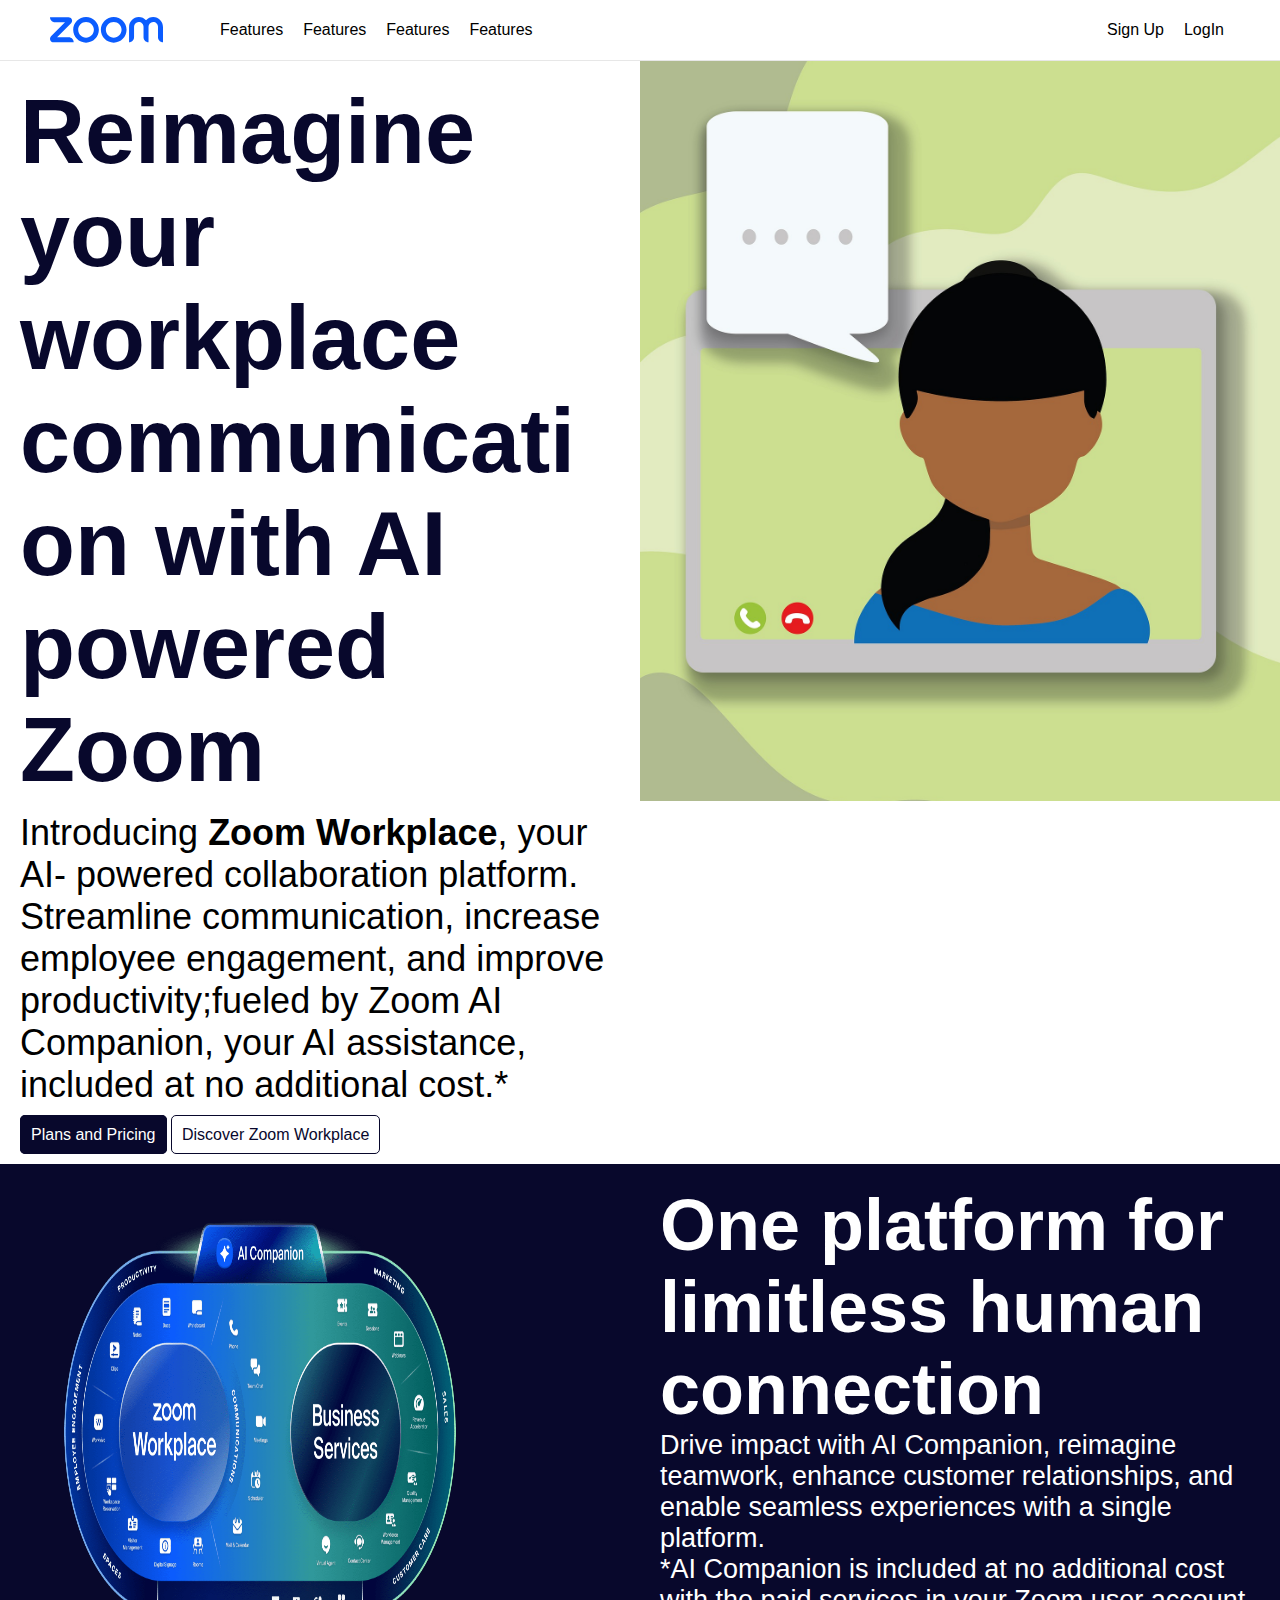
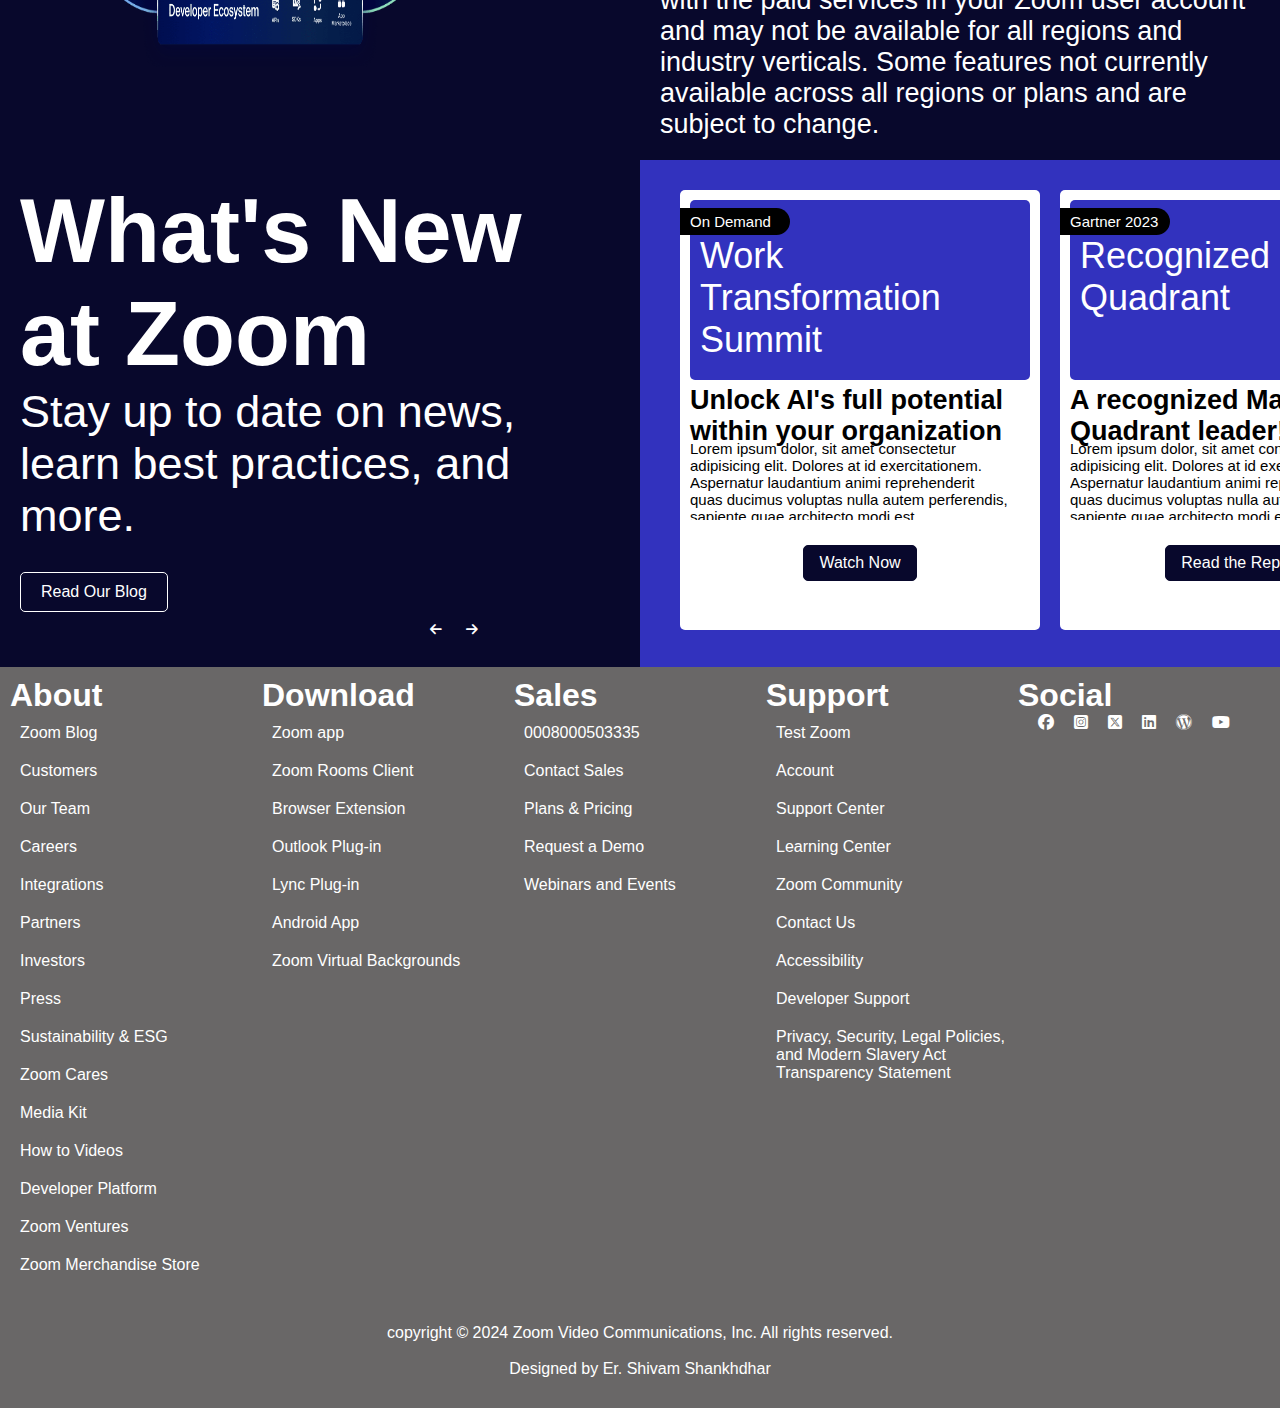
<file: index.htm>
<!DOCTYPE html>
<html lang="en">

<head>
  <meta charset="UTF-8">
  <meta name="viewport" content="width=device-width, initial-scale=1.0">
  <link rel="stylesheet" href="main.css">
  <link rel="stylesheet" href="media.css">
  <link rel="stylesheet" href="https://cdnjs.cloudflare.com/ajax/libs/font-awesome/6.5.1/css/all.min.css">
  <title>Zoom Video Call App</title>
</head>
<style>

</style>

<body>
  <nav>
    <img src="logo.svg" alt="logo">
    <div class="nav-links">
      <ul>
        <a href="#">
          <li> Features</li>
        </a>
        <a href="#">
          <li> Features</li>
        </a>
        <a href="#">
          <li> Features</li>
        </a>
        <a href="#">
          <li> Features</li>
        </a>

      </ul>

      <ul>
        <a href="#">
          <li> Sign Up</li>
        </a>
        <a href="#">
          <li> LogIn</li>
        </a>
      </ul>
    </div>
    <div class="action-buttons">
      <div class="hamburger" id="open-menu">
        <i class="fa-solid fa-bars"></i>
      </div>

      <div class="hamburger " id="close-menu">
        <i class="fa-solid fa-x"></i>
      </div>
    </div>

  </nav>
  <main class="container">

    <div class="item item-1">
      <h1>
        Reimagine your workplace <span>communication </span> with AI powered Zoom
      </h1>
      <p>
        Introducing <b>Zoom Workplace</b>, your AI- powered collaboration platform. Streamline communication,
        increase
        employee engagement, and improve <span>productivity</span>;fueled by Zoom AI Companion, your AI assistance,
        included at no additional cost.*
      </p>
      <a href="#" class="plans">Plans and Pricing</a>
      <a href="#" class="discover">Discover Zoom Workplace</a>
    </div>
    <div class="item item-2"></div>
    <div class="item item-3">
      <img src="homepage_static_new_wheel_workplace.png" width="80%" height="90%" />
    </div>
    <div class="item item-4">
      <h1>One platform for limitless human connection</h1>
      <p>Drive impact with AI Companion, reimagine teamwork, enhance customer relationships, and enable seamless
        experiences with a single platform.</p>
      <p>*AI Companion is included at no additional cost with the paid services in your Zoom user account and may
        not
        be available for all regions and industry verticals. Some features not currently available across all
        regions
        or plans and are subject to change.</p>
    </div>
    <div class="item item-5">
      <div class="child-0">
        <h1>What's New at Zoom</h1>
        <p>Stay up to date on news, learn best practices, and more.</p>
        <a href="#">Read Our Blog</a>
        <div class="silder-controls">
          <button class="slider-navigation-buttons" title="previous slide" id="silder-prev-button"><i
              class="fa-solid fa-arrow-left"></i></button>
          <button class="slider-navigation-buttons" title="next slide" id="silder-next-button"><i
              class="fa-solid fa-arrow-right"></i></button>
        </div>
      </div>
    </div>
    <div class="item item-6">
      <!-- <div class="slider"> -->
      <div class="slide">
        <div class="slide-0-child-0">
          <div class="tag-0"> On Demand</div>
          Work Transformation Summit
        </div>
        <div class="slide-0-child-1">
          Unlock AI's full potential within your organization
        </div>
        <div class="slide-0-child-2">
          Lorem ipsum dolor, sit amet consectetur adipisicing elit. Dolores at id exercitationem. Aspernatur
          laudantium
          animi reprehenderit quas ducimus voluptas nulla autem perferendis, sapiente quae architecto modi est
          exercitationem eos culpa consectetur sit facilis, odit corporis cumque deleniti dolorum quam quasi.
        </div>
        <a href="#">Watch Now</a>
      </div>
      <div class="slide">

        <div class="slide-0-child-0">
          <div class="tag-0"> Gartner 2023</div>Recognized Magic Quadrant
        </div>
        <div class="slide-0-child-1">A recognized Magic Quadrant leader!</div>
        <div class="slide-0-child-2">
          Lorem ipsum dolor, sit amet consectetur adipisicing elit. Dolores at id exercitationem. Aspernatur
          laudantium
          animi reprehenderit quas ducimus voluptas nulla autem perferendis, sapiente quae architecto modi est
          exercitationem eos culpa consectetur sit facilis, odit corporis cumque deleniti dolorum quam quasi.
        </div>
        <a href="#">Read the Report</a>
      </div>

      <div class="slide">

        <div class="slide-0-child-0">
          <div class="tag-0"> On Demand</div>Zoomtopia
        </div>
        <div class="slide-0-child-1">Catch all the Innovation from zoomtopia</div>
        <div class="slide-0-child-2"> Lorem ipsum dolor, sit amet consectetur adipisicing elit. Dolores at id
          exercitationem. Aspernatur laudantium
          animi reprehenderit quas ducimus voluptas nulla autem perferendis, sapiente quae architecto modi est
          exercitationem eos culpa consectetur sit facilis, odit corporis cumque deleniti dolorum quam quasi.</div>
        <a href="#">Watch Session for free</a>
      </div>

      <div class="slide">

        <div class="slide-0-child-0">
          <div class="tag-0"> On Demand</div>ZOOM AI Companion
        </div>
        <div class="slide-0-child-1">Intdoducing Zoom AI Companion</div>
        <div class="slide-0-child-2"> Lorem ipsum dolor, sit amet consectetur adipisicing elit. Dolores at id
          exercitationem. Aspernatur laudantium
          animi reprehenderit quas ducimus voluptas nulla autem perferendis, sapiente quae architecto modi est
          exercitationem eos culpa consectetur sit facilis, odit corporis cumque deleniti dolorum quam quasi.</div>
        <a href="#">Discover More</a>
      </div>
      <!-- </div> -->
    </div>
  </main>
  <footer>
    <div class="links">
      <div class="child-1">
        <h1>About</h1>
        <ul>
          <li>Zoom Blog</li>
          <li>Customers</li>
          <li>Our Team</li>
          <li>Careers</li>
          <li>Integrations</li>
          <li>Partners</li>
          <li>Investors</li>
          <li>Press</li>
          <li>Sustainability & ESG</li>
          <li>Zoom Cares</li>
          <li>Media Kit</li>
          <li>How to Videos</li>
          <li>Developer Platform</li>
          <li>Zoom Ventures</li>
          <li>Zoom Merchandise Store</li>
        </ul>
      </div>
      <div class="child-2">
        <h1>Download</h1>
        <ul>
          <li>Zoom app</li>
          <li>Zoom Rooms Client</li>
          <li>Browser Extension</li>
          <li>Outlook Plug-in</li>
          <li>Lync Plug-in</li>
          <li>Android App</li>
          <li>Zoom Virtual Backgrounds</li>
        </ul>
      </div>
      <div class="child-3">
        <h1>Sales</h1>
        <ul>
          <li>0008000503335</li>
          <li>Contact Sales</li>
          <li>Plans & Pricing</li>
          <li>Request a Demo</li>
          <li>Webinars and Events</li>
        </ul>
      </div>
      <div class="child-4">
        <h1>Support</h1>
        <ul>
          <li>Test Zoom</li>
          <li>Account</li>
          <li>Support Center</li>
          <li>Learning Center</li>
          <li>Zoom Community</li>
          <li>Contact Us</li>
          <li>Accessibility</li>
          <li>Developer Support</li>
          <li>Privacy, Security, Legal Policies, and Modern Slavery Act Transparency Statement</li>
        </ul>
      </div>
      <div class="child-5">
        <h1>Social</h1>
        <ul class="social-icons">
          <li><i class="fa-brands fa-facebook"></i></li>
          <li><i class="fa-brands fa-square-instagram"></i></li>
          <li><i class="fa-brands fa-square-x-twitter"></i></li>
          <li><i class="fa-brands fa-linkedin"></i></li>
          <li><i class="fa-brands fa-wordpress"></i></li>
          <li><i class="fa-brands fa-youtube"></i></li>
        </ul>
      </div>
    </div>
    <div class="copyright">
      <p>copyright © 2024 Zoom Video Communications, Inc. All rights reserved.</p><br>
      <p>Designed by Er. Shivam Shankhdhar</p>
    </div>
  </footer>
  <script src="main.js"></script>
  <script src="media.js"></script>
</body>

</html>
</file>
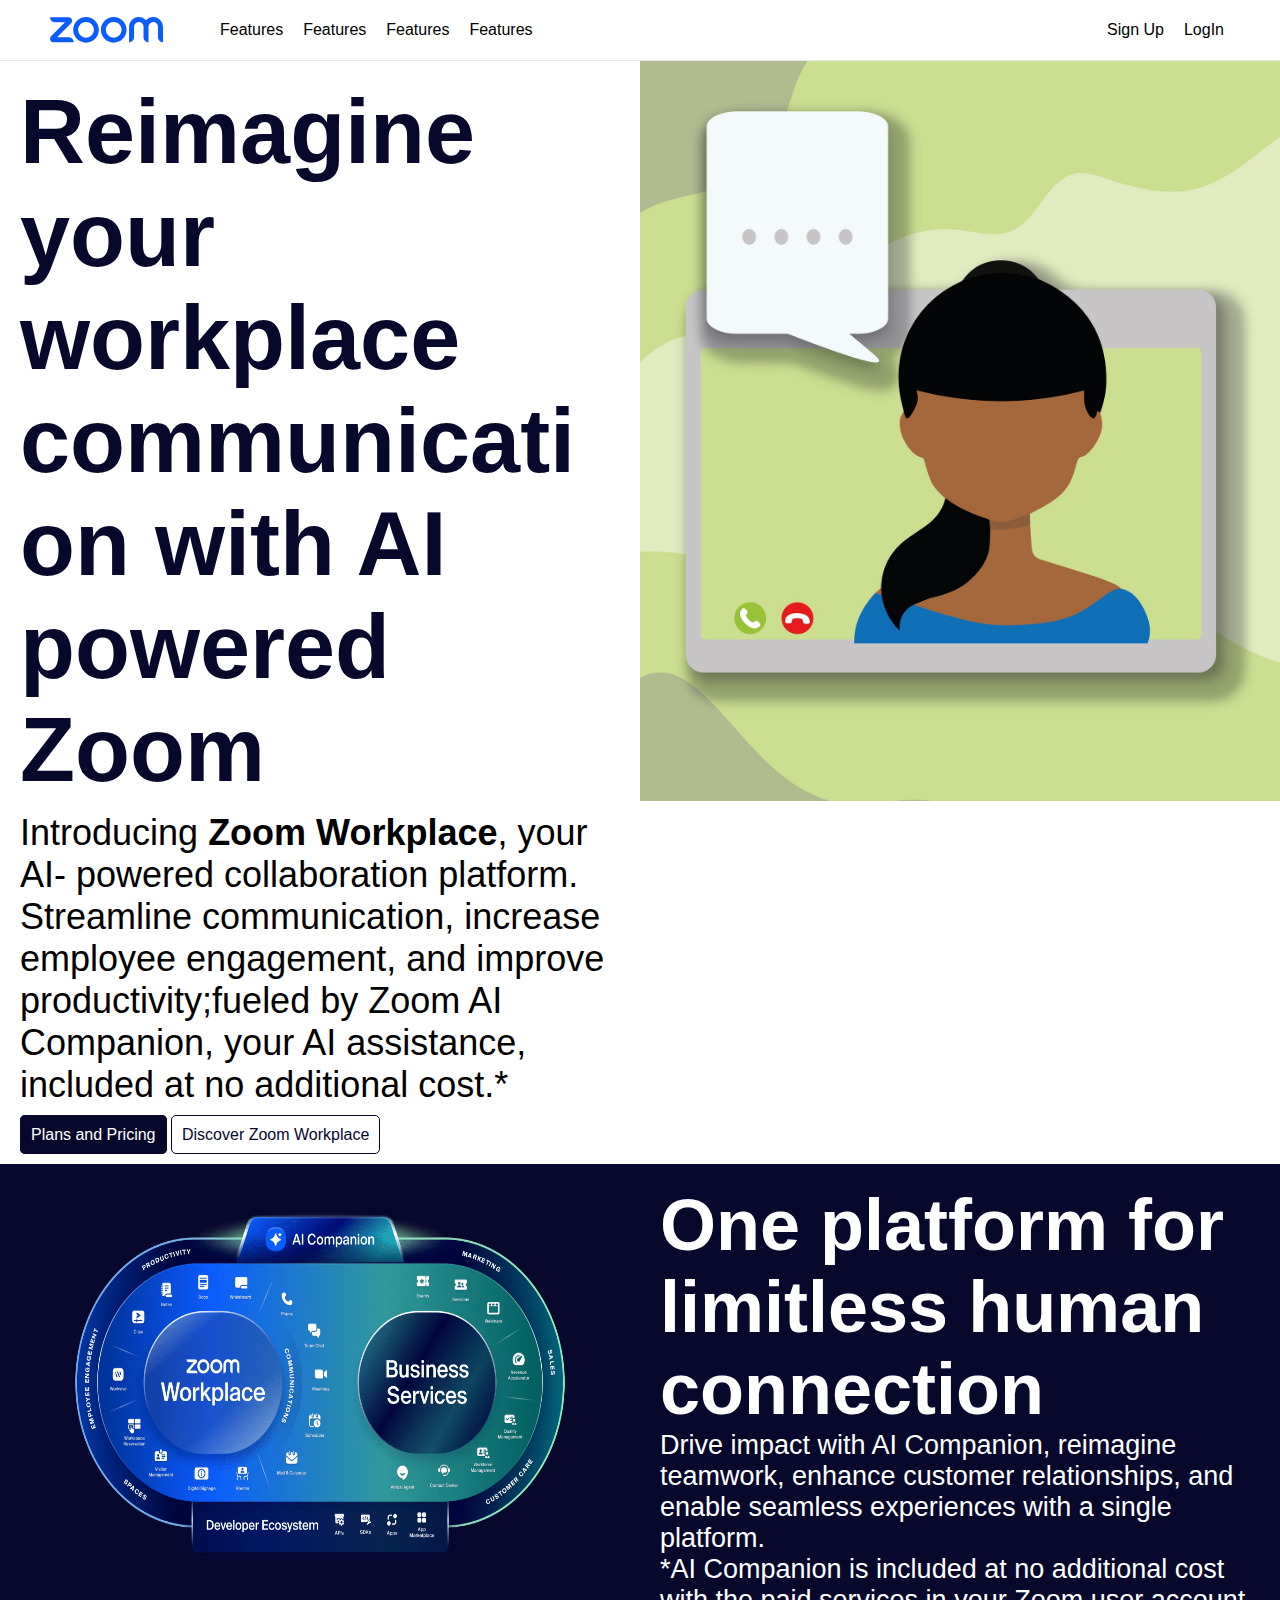
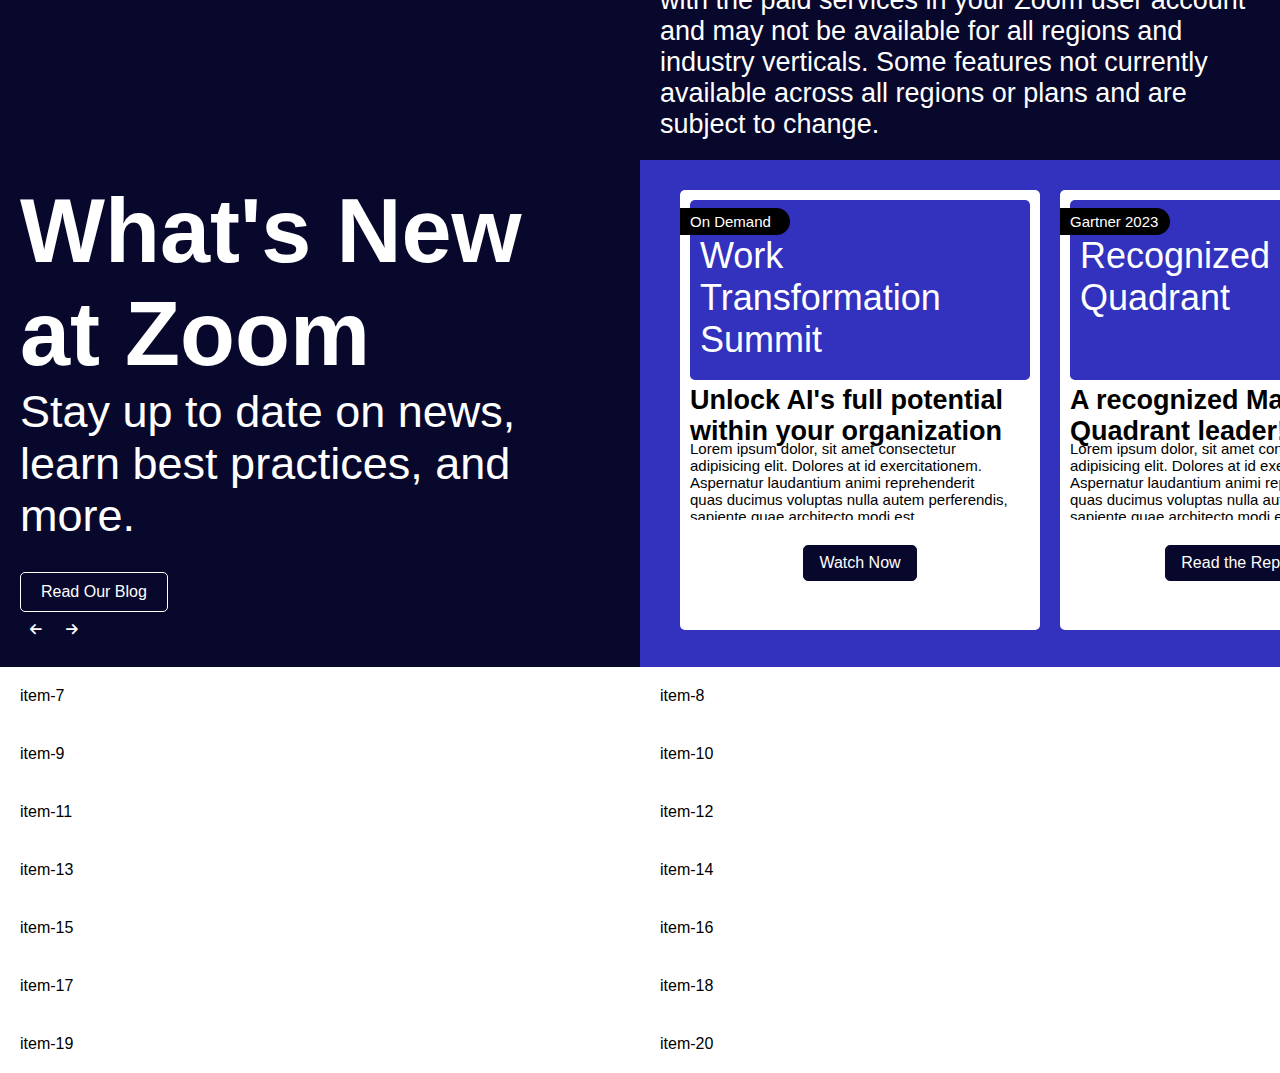
<file: week-1/landing-page/test.htm>
<!DOCTYPE html>
<html lang="en">

<head>
  <meta charset="UTF-8">
  <meta name="viewport" content="width=device-width, initial-scale=1.0">
  <link rel="stylesheet" href="main.css">
  <link rel="stylesheet" href="media.css">
  <link rel="stylesheet" href="https://cdnjs.cloudflare.com/ajax/libs/font-awesome/6.5.1/css/all.min.css">
  <title>Document</title>
</head>
<style>

</style>

<body>
  <nav>
    <img src="logo.svg" alt="logo">
    <div class="nav-links">
      <ul>
        <a href="#">
          <li> Features</li>
        </a>
        <a href="#">
          <li> Features</li>
        </a>
        <a href="#">
          <li> Features</li>
        </a>
        <a href="#">
          <li> Features</li>
        </a>

      </ul>

      <ul>
        <a href="#">
          <li> Sign Up</li>
        </a>
        <a href="#">
          <li> LogIn</li>
        </a>
      </ul>
    </div>
    <div class="action-buttons">
      <div class="hamburger" id="open-menu">
        <i class="fa-solid fa-bars"></i>
      </div>

      <div class="hamburger " id="close-menu">
        <i class="fa-solid fa-x"></i>
      </div>
    </div>

  </nav>
  <div class="container">

    <div class="item item-1">
      <h1>
        Reimagine your workplace <span>communication </span> with AI powered Zoom
      </h1>
      <p>
        Introducing <b>Zoom Workplace</b>, your AI- powered collaboration platform. Streamline communication,
        increase
        employee engagement, and improve <span>productivity</span>;fueled by Zoom AI Companion, your AI assistance,
        included at no additional cost.*
      </p>
      <a href="#" class="plans">Plans and Pricing</a>
      <a href="#" class="discover">Discover Zoom Workplace</a>
    </div>
    <div class="item item-2"></div>
    <div class="item item-3">
      <img src="homepage_static_new_wheel_workplace.png" width="600px" height="400px" />
    </div>
    <div class="item item-4">
      <h1>One platform for limitless human connection</h1>
      <p>Drive impact with AI Companion, reimagine teamwork, enhance customer relationships, and enable seamless
        experiences with a single platform.</p>
      <p>*AI Companion is included at no additional cost with the paid services in your Zoom user account and may
        not
        be available for all regions and industry verticals. Some features not currently available across all
        regions
        or plans and are subject to change.</p>
    </div>
    <div class="item item-5">
      <div class="child-0">
        <h1>What's New at Zoom</h1>
        <p>Stay up to date on news, learn best practices, and more.</p>
        <a href="#">Read Our Blog</a>
        <button class="slider-navigation-buttons" title="previous slide" id="silder-prev-button"><i
            class="fa-solid fa-arrow-left"></i></button>
        <button class="slider-navigation-buttons" title="next slide" id="silder-next-button"><i
            class="fa-solid fa-arrow-right"></i></button>
      </div>
    </div>
    <div class="item item-6">
      <!-- <div class="slider"> -->
      <div class="slide">
        <div class="slide-0-child-0">
          <div class="tag-0"> On Demand</div>
          Work Transformation Summit
        </div>
        <div class="slide-0-child-1">
          Unlock AI's full potential within your organization
        </div>
        <div class="slide-0-child-2">
          Lorem ipsum dolor, sit amet consectetur adipisicing elit. Dolores at id exercitationem. Aspernatur laudantium
          animi reprehenderit quas ducimus voluptas nulla autem perferendis, sapiente quae architecto modi est
          exercitationem eos culpa consectetur sit facilis, odit corporis cumque deleniti dolorum quam quasi.
        </div>
        <a href="#">Watch Now</a>
      </div>
      <div class="slide">

        <div class="slide-0-child-0">
          <div class="tag-0"> Gartner 2023</div>Recognized Magic Quadrant
        </div>
        <div class="slide-0-child-1">A recognized Magic Quadrant leader!</div>
        <div class="slide-0-child-2">
          Lorem ipsum dolor, sit amet consectetur adipisicing elit. Dolores at id exercitationem. Aspernatur laudantium
          animi reprehenderit quas ducimus voluptas nulla autem perferendis, sapiente quae architecto modi est
          exercitationem eos culpa consectetur sit facilis, odit corporis cumque deleniti dolorum quam quasi.
        </div>
        <a href="#">Read the Report</a>
      </div>

      <div class="slide">

        <div class="slide-0-child-0">
          <div class="tag-0"> On Demand</div>Zoomtopia
        </div>
        <div class="slide-0-child-1">Catch all the Innovation from zoomtopia</div>
        <div class="slide-0-child-2"> Lorem ipsum dolor, sit amet consectetur adipisicing elit. Dolores at id
          exercitationem. Aspernatur laudantium
          animi reprehenderit quas ducimus voluptas nulla autem perferendis, sapiente quae architecto modi est
          exercitationem eos culpa consectetur sit facilis, odit corporis cumque deleniti dolorum quam quasi.</div>
        <a href="#">Watch Session for free</a>
      </div>

      <div class="slide">

        <div class="slide-0-child-0">
          <div class="tag-0"> On Demand</div>ZOOM AI Companion
        </div>
        <div class="slide-0-child-1">Intdoducing Zoom AI Companion</div>
        <div class="slide-0-child-2"> Lorem ipsum dolor, sit amet consectetur adipisicing elit. Dolores at id
          exercitationem. Aspernatur laudantium
          animi reprehenderit quas ducimus voluptas nulla autem perferendis, sapiente quae architecto modi est
          exercitationem eos culpa consectetur sit facilis, odit corporis cumque deleniti dolorum quam quasi.</div>
        <a href="#">Discover More</a>
      </div>
      <!-- </div> -->
    </div>
    <div class="item item-7">item-7</div>
    <div class="item item-8">item-8</div>
    <div class="item item-9">item-9</div>
    <div class="item item-10">item-10</div>
    <div class="item item-11">item-11</div>
    <div class="item item-12">item-12</div>
    <div class="item item-13">item-13</div>
    <div class="item item-14">item-14</div>
    <div class="item item-15">item-15</div>
    <div class="item item-16">item-16</div>
    <div class="item item-17">item-17</div>
    <div class="item item-18">item-18</div>
    <div class="item item-19">item-19</div>
    <div class="item item-20">item-20</div>
  </div>
  <script src="main.js"></script>
  <script src="media.js"></script>
</body>

</html>
</file>
<file: main.css>
* {
  padding: 0;
  margin: 0;
}

body {
  font-family: 'Segoe UI', Tahoma, Geneva, Verdana, sans-serif
}

.container {
  display: grid;
  grid-template-columns: repeat(auto-fit, minmax(450px, 1fr));
  /* grid-gap: 10px 0px; */
}

.item {
  /* background-color: blue; */
  padding: 20px;
  word-wrap: break-word;
  /* border: 1px solid red; */
}

nav {
  display: flex;
  align-items: center;
  height: 60px;
  justify-content: space-between;
  background-color: #ffffff;
  font-family: sans-serif;
  border-bottom: 1px solid #e7e7e7;
}

nav img {
  padding-left: 50px;
}

nav .nav-links {
  display: flex;
  justify-content: space-between;
  align-items: center;
  margin: 0;
  padding: 0;
  width: 80%;
}

nav .nav-links ul {
  list-style: none;
  display: flex;
  justify-content: space-between;
  margin: 0;
  padding: 0;
}

nav .nav-links ul a {
  color: #000000;
  text-decoration: none;
  padding: 0px 10px;

}

nav .action-buttons {
  display: flex;
  /* background-color: red; */
}

nav .action-buttons .hamburger {
  cursor: pointer;
  background-color: #e7e7e7;
  height: 40px;
  width: 40px;
  margin-right: 20px;
  line-height: 40px;
  text-align: center;
  border-radius: 5px;
  font-size: 20px;
}

#open-menu {
  display: none;
  /* position: absolute; */
  /* margin-left: 80%; */
}

#close-menu {
  display: none;
}

.container .item-1 h1 {
  font-size: 10vh;
  color: rgb(8, 8, 44);

}

.container .item-1 p {
  font-size: 4vh;
  margin-top: 10px;
  margin-bottom: 20px;
}

.container .item-1 .plans {
  margin-top: 180px;
  color: #ffffff;
  text-decoration: none;
  padding: 10px;
  border-radius: 5px;
  background-color: rgb(8, 8, 44);

  border: 1px solid rgb(8, 8, 44);
}

.container .item-1 .plans:hover {
  background-color: #ffffff;
  color: rgb(8, 8, 44);
  border: 1px solid rgb(8, 8, 44);
  transition: 0.5s;
}

.container .item-1 .discover {
  margin-top: 180px;
  color: rgb(8, 8, 44);
  text-decoration: none;
  padding: 10px;
  border-radius: 5px;
  background-color: #ffffff;

  border: 1px solid rgb(8, 8, 44);
}

.container .item-1 .discover:hover {
  background-color: rgb(8, 8, 44);
  color: #ffffff;
  border: 1px solid rgb(8, 8, 44);
  transition: 0.5s;
}

.container .item-2 {
  background-image: url("video-call-new-1.jpg");
  background-size: cover;
  background-repeat: no-repeat;
  background-position: center;
  height: 700px;
}

.container .item-3,
.item-4 {
  background-color: rgb(8, 8, 44);
  color: #ffffff;
}

.container .item-4 h1 {
  font-size: 8vh;
}

.container .item-4 p {
  font-size: 3vh;
}

.container .item-5 {
  background-color: rgb(8, 8, 44);
  color: #ffffff;
}

.container .item-5 h1 {
  font-size: 10vh;
}

.container .item-5 p {
  /* colo */
  font-size: 5vh;
  margin-bottom: 30px;
}

.container .item-5 a {
  padding: 10px 20px;
  border-radius: 5px;
  display: block;
  width: fit-content;
  color: #ffffff;
  border: 1px solid #ffffff;
  text-decoration: none;


}

.container .item-5 a:hover {
  border-radius: 50px;
  transition: 0.5s;
}

.container .item-5 .silder-controls {
  margin-left: 400px;
}

.container .item-5 button {
  padding: 10px;
  color: #ffffff;
  background-color: rgb(8, 8, 44);
  border: 0px;
  cursor: pointer;
}

.container .item-5 button:hover {
  background-color: #ffffff;
  color: rgb(8, 8, 44);
  transition: 0.5s;
}

.container .item-6 {
  background-color: rgb(50, 50, 190);
  overflow-x: hidden;
  padding: 20px;
  display: flex;
}


.container .item-6 .slide {
  height: 420px;
  border-radius: 5px;
  /* position: relative; */
  /* width: 100%; */
  /* border: 1px solid red; */

  padding: 10px;
  margin-top: 10px;
  margin-left: 20px;
  /* display: flex; */
  float: left;
  justify-content: center;
  align-items: center;
  background-color: #ffffff;
  /* color: #ffffff; */
  /* margin-top: ; */
}

.container .item-6 .slide .slide-0-child-0 {
  font-size: 4vh;
  width: 320px;
  height: 80px;
  padding: 50px 10px;
  border-radius: 5px;
  /* color: #ffffff; */
  background-color: rgb(50, 50, 190);
  color: #ffffff;
  /* word-wrap: initial; */
  /* color: rgb(8, 8, 44); */
}

.container .item-6 .slide .slide-0-child-0 .tag-0 {
  font-size: 15px;
  width: 90px;
  padding: 5px 10px;
  margin-top: -42px;
  border-top-right-radius: 15px;
  border-bottom-right-radius: 15px;
  margin-left: -20px;
  position: relative;
  color: #ffffff;
  background-color: #000000;
}

.container .item-6 .slide .slide-0-child-1 {
  width: 320px;
  height: 50px;
  margin-top: 5px;
  font-weight: bold;
  font-size: 3vh;
}

.container .item-6 .slide .slide-0-child-2 {
  width: 320px;
  height: 80px;
  margin-top: 5px;
  overflow-y: scroll;
  font-size: 15px;
  margin-bottom: 25px;
}

.container .item-6 .slide a {
  padding: 8px 15px;
  border-radius: 5px;
  border: 1px solid rgb(8, 8, 44);
  display: block;
  width: fit-content;
  color: #ffffff;
  margin: auto;
  background-color: rgb(8, 8, 44);
  /* margin-top: 5px; */
  text-decoration: none;
}

.container .item-6 .slide a:hover {
  background-color: #ffffff;
  border-radius: 50px;
  color: rgb(8, 8, 44);
  transition: 0.5s;
  border: 1px solid rgb(8, 8, 44);
}

footer {
  background-color: #696767;
  color: #ffffff;
}

footer .links {
  /* border: 1px solid red; */
  display: grid;
  padding: 10px;
  grid-template-columns: repeat(auto-fit, minmax(250px, 1fr));
  /* grid-gap: 10px 0px; */
}

footer .links ul {
  padding: 0px 10px;
  list-style: none;
}

footer .links ul li {
  padding: 10px 0px;
}

footer .links .social-icons {
  display: flex;
  /* padding: 0px 10px; */
  /* border: 1px solid #000000; */
}

footer .links .social-icons li {
  padding: 0px 10px;
}

footer .copyright {
  /* border: 1px solid red; */
  padding: 30px 0px;
  display: grid;
  grid-template-columns: 1fr;
  text-align: center;
  /* grid-gap: 10px 0px; */
}
</file>
<file: media.css>
@media only screen and (max-width: 769px) {

  /* body {
    background-color: blue;
  } */


  #open-menu {
    display: block;
    /* position: absolute; */
    /* margin-left: 80%; */
  }

  #close-menu {
    display: none;
  }



  nav .nav-links {
    position: absolute;
    width: 100%;
    background-color: #e7e7e7;
    display: none;
    top: 70px;
    padding: 0px;
    /* justify-content: left;
    padding: 10px; */
  }

  nav .nav-links ul {
    display: block;
    padding: 0px 10px;
    /* border: solid; */
  }

  nav .nav-links ul a {
    margin-left: 20px;
    height: 20px;
    width: 100%;
  }

  nav .nav-links ul li {
    padding: 5px;
  }

  nav .nav-links ul li:hover {
    transition: 0.5s;

    background-color: #ffffff;
  }

  .container .hero-section {
    display: block;
    width: 100%;
    grid-template-columns: 2fr;
    grid-template-rows: 2fr;
  }

  .container .hero-section .hero-section-child-0 {
    /* float: left; */
    width: 100%;
  }

  .container .hero-section .hero-section-child-1 {
    /* float: left; */
    width: 100%;
  }


  .container .feature-container {
    display: grid;
    width: 700px;
    grid-template-columns: 2fr;
    grid-template-rows: 2fr;
  }

  .container .feature-container .feature-container-child-0 {
    grid-column: 1/3;
    grid-row: 1/2;
  }

  .container .feature-container .feature-container-child-1 {
    grid-column: 1/3;
    grid-row: 2/3;
  }

  .container .container-3 {
    display: grid;
    padding: 0px;
    width: 700px;
    grid-template-columns: 2fr;
    grid-template-rows: 2fr;
  }

  .container .container-3 .child-0 {
    grid-column: 1/3;
    grid-row: 1/2;
    /* padding: 0px; */
  }

  .container .container-3 .child-1 {
    grid-column: 1/3;
    grid-row: 2/3;
    /* padding: 0px; */
  }

  .container .container-4 {
    display: grid;
    padding: 0px;
    width: 700px;
    /* width: auto; */
    grid-template-columns: 2fr;
    grid-template-rows: 2fr;
    /* margin-bottom: 200px; */
    /* border: solid; */
  }

  .container .container-4 .child-0 {
    grid-column: 1/3;
    grid-row: 1/2;
    padding: 10px;
  }

  .container .container-4 .child-1 {
    grid-column: 1/3;
    grid-row: 2/3;
    padding: 0px;
    /* border: solid; */
    margin-bottom: 400px;
    margin-left: 0px;
  }

  .container .container-4 .child-1 div {
    height: 100px;
    width: 100px;
    font-size: 15px;
    padding-top: 50px;
    line-height: 50px;
  }

  .container .container-5 {
    margin-top: 280px;
    display: grid;
    padding: 20px;
    width: 700px;
    /* width: auto; */
    grid-template-columns: 2fr;
    grid-template-rows: 2fr;
    /* margin-bottom: 200px; */
    /* border: solid; */
  }

  .container .item-5 .silder-controls {
    margin-left: 300px;
  }

  .container .container-5 .child-0 {
    grid-column: 1/3;
    grid-row: 1/2;
    padding: 50px;
  }

  .container .container-5 .child-0 button {
    margin-top: 150px;
    /* position: relative; */
  }

  .container .container-5 .child-1 {
    grid-column: 1/3;
    grid-row: 2/3;
    padding: 0px;
    /* border: solid; */
    margin-bottom: 400px;
    margin-left: 0px;
  }



  .container .container-5 .child-1 .slider {
    height: 700px;
  }

  .container .container-5 .child-1 .slider .slides {
    height: 500px;
    /* padding: 20px; */
    /* width: 400px !important; */

  }


  .container .container-6 {
    margin-top: -280px;
    display: grid;
    padding: 20px;
    width: 700px;
    /* width: auto; */
    grid-template-columns: 3fr;
    grid-template-rows: 2fr;
    /* margin-bottom: 200px; */
    /* border: solid; */
    margin-bottom: 300px;
    gap: 10px 10px;
  }

  .container .container-6 .container-6-child-0 {
    grid-column: 1/3;
    /* grid-row: 1/2; */
    padding: 50px;
    margin-left: 10px;
  }

  .container .container-6 .container-6-child-1-child-0 {
    grid-column: 1/3;
    /* grid-row: 1/2; */
    padding: 50px;
    margin-left: 10px;
  }


  .container .container-6 .container-6-child-1-child-1 {
    grid-column: 1/3;
    /* grid-row: 2/3; */
    padding: 0px;
    /* border: solid; */
    margin-bottom: 400px;
    margin-left: 10px;
    margin-top: 10px;
  }

  .container .container-6 .container-6-child-1-child-2 {
    grid-column: 1/3;
    /* grid-row: 2/3; */
    padding: 0px;
    /* border: solid; */
    margin-bottom: 400px;
    margin-left: 10px;
    margin-top: 10px;
  }

  .footer {
    height: 1200px;
    margin-top: 200px;
    display: grid;
    width: 700px;
    grid-template-columns: repeat(5, 1fr);
  }

  .footer .section-0 {
    grid-column: 1/3;
  }

  .footer .section-1 {
    grid-column: 3/5;
  }


  .footer .section-2 {
    grid-column: 1/3;
  }

  .footer .section-3 {
    grid-column: 3/5;
  }

  .footer .section-4 {
    grid-column: 1/3;
    grid-row: auto;
  }

  .footer .section-5 {
    grid-column: 1/5;
    grid-row: auto;
  }


}
</file>
<file: week-1/landing-page/main.css>
* {
  padding: 0;
  margin: 0;
}

body {
  font-family: 'Segoe UI', Tahoma, Geneva, Verdana, sans-serif
}

.container {
  display: grid;
  grid-template-columns: repeat(auto-fit, minmax(450px, 1fr));
  /* grid-gap: 10px 0px; */
}

.item {
  /* background-color: blue; */
  padding: 20px;
  word-wrap: break-word;
  /* border: 1px solid red; */
}

nav {
  display: flex;
  align-items: center;
  height: 60px;
  justify-content: space-between;
  background-color: #ffffff;
  font-family: sans-serif;
  border-bottom: 1px solid #e7e7e7;
}

nav img {
  padding-left: 50px;
}

nav .nav-links {
  display: flex;
  justify-content: space-between;
  align-items: center;
  margin: 0;
  padding: 0;
  width: 80%;
}

nav .nav-links ul {
  list-style: none;
  display: flex;
  justify-content: space-between;
  margin: 0;
  padding: 0;
}

nav .nav-links ul a {
  color: #000000;
  text-decoration: none;
  padding: 0px 10px;

}

nav .action-buttons {
  display: flex;
  /* background-color: red; */
}

nav .action-buttons .hamburger {
  cursor: pointer;
  background-color: #e7e7e7;
  height: 40px;
  width: 40px;
  margin-right: 20px;
  line-height: 40px;
  text-align: center;
  border-radius: 5px;
  font-size: 20px;
}

#open-menu {
  display: none;
  /* position: absolute; */
  /* margin-left: 80%; */
}

#close-menu {
  display: none;
}

.container .item-1 h1 {
  font-size: 10vh;
  color: rgb(8, 8, 44);

}

.container .item-1 p {
  font-size: 4vh;
  margin-top: 10px;
  margin-bottom: 20px;
}

.container .item-1 .plans {
  margin-top: 180px;
  color: #ffffff;
  text-decoration: none;
  padding: 10px;
  border-radius: 5px;
  background-color: rgb(8, 8, 44);

  border: 1px solid rgb(8, 8, 44);
}

.container .item-1 .plans:hover {
  background-color: #ffffff;
  color: rgb(8, 8, 44);
  border: 1px solid rgb(8, 8, 44);
  transition: 0.5s;
}

.container .item-1 .discover {
  margin-top: 180px;
  color: rgb(8, 8, 44);
  text-decoration: none;
  padding: 10px;
  border-radius: 5px;
  background-color: #ffffff;

  border: 1px solid rgb(8, 8, 44);
}

.container .item-1 .discover:hover {
  background-color: rgb(8, 8, 44);
  color: #ffffff;
  border: 1px solid rgb(8, 8, 44);
  transition: 0.5s;
}

.container .item-2 {
  background-image: url("video-call-new-1.jpg");
  background-size: cover;
  background-repeat: no-repeat;
  background-position: center;
  height: 700px;
}

.container .item-3,
.item-4 {
  background-color: rgb(8, 8, 44);
  color: #ffffff;
}

.container .item-4 h1 {
  font-size: 8vh;
}

.container .item-4 p {
  font-size: 3vh;
}

.container .item-5 {
  background-color: rgb(8, 8, 44);
  color: #ffffff;
}

.container .item-5 h1 {
  font-size: 10vh;
}

.container .item-5 p {
  /* colo */
  font-size: 5vh;
  margin-bottom: 30px;
}

.container .item-5 a {
  padding: 10px 20px;
  border-radius: 5px;
  display: block;
  width: fit-content;
  color: #ffffff;
  border: 1px solid #ffffff;
  text-decoration: none;


}

.container .item-5 a:hover {
  border-radius: 50px;
  transition: 0.5s;
}

.container .item-5 .silder-controls {
  margin-left: 400px;
}

.container .item-5 button {
  padding: 10px;
  color: #ffffff;
  background-color: rgb(8, 8, 44);
  border: 0px;
  cursor: pointer;
}

.container .item-5 button:hover {
  background-color: #ffffff;
  color: rgb(8, 8, 44);
  transition: 0.5s;
}

.container .item-6 {
  background-color: rgb(50, 50, 190);
  overflow-x: hidden;
  padding: 20px;
  display: flex;
}


.container .item-6 .slide {
  height: 420px;
  border-radius: 5px;
  /* position: relative; */
  /* width: 100%; */
  /* border: 1px solid red; */

  padding: 10px;
  margin-top: 10px;
  margin-left: 20px;
  /* display: flex; */
  float: left;
  justify-content: center;
  align-items: center;
  background-color: #ffffff;
  /* color: #ffffff; */
  /* margin-top: ; */
}

.container .item-6 .slide .slide-0-child-0 {
  font-size: 4vh;
  width: 320px;
  height: 80px;
  padding: 50px 10px;
  border-radius: 5px;
  /* color: #ffffff; */
  background-color: rgb(50, 50, 190);
  color: #ffffff;
  /* word-wrap: initial; */
  /* color: rgb(8, 8, 44); */
}

.container .item-6 .slide .slide-0-child-0 .tag-0 {
  font-size: 15px;
  width: 90px;
  padding: 5px 10px;
  margin-top: -42px;
  border-top-right-radius: 15px;
  border-bottom-right-radius: 15px;
  margin-left: -20px;
  position: relative;
  color: #ffffff;
  background-color: #000000;
}

.container .item-6 .slide .slide-0-child-1 {
  width: 320px;
  height: 50px;
  margin-top: 5px;
  font-weight: bold;
  font-size: 3vh;
}

.container .item-6 .slide .slide-0-child-2 {
  width: 320px;
  height: 80px;
  margin-top: 5px;
  overflow-y: scroll;
  font-size: 15px;
  margin-bottom: 25px;
}

.container .item-6 .slide a {
  padding: 8px 15px;
  border-radius: 5px;
  border: 1px solid rgb(8, 8, 44);
  display: block;
  width: fit-content;
  color: #ffffff;
  margin: auto;
  background-color: rgb(8, 8, 44);
  /* margin-top: 5px; */
  text-decoration: none;
}

.container .item-6 .slide a:hover {
  background-color: #ffffff;
  border-radius: 50px;
  color: rgb(8, 8, 44);
  transition: 0.5s;
  border: 1px solid rgb(8, 8, 44);
}

footer {
  background-color: #696767;
  color: #ffffff;
}

footer .links {
  /* border: 1px solid red; */
  display: grid;
  padding: 10px;
  grid-template-columns: repeat(auto-fit, minmax(250px, 1fr));
  /* grid-gap: 10px 0px; */
}

footer .links ul {
  padding: 0px 10px;
  list-style: none;
}

footer .links ul li {
  padding: 10px 0px;
}

footer .links .social-icons {
  display: flex;
  /* padding: 0px 10px; */
  /* border: 1px solid #000000; */
}

footer .links .social-icons li {
  padding: 0px 10px;
}

footer .copyright {
  /* border: 1px solid red; */
  padding: 30px 0px;
  display: grid;
  grid-template-columns: 1fr;
  text-align: center;
  /* grid-gap: 10px 0px; */
}
</file>
<file: week-1/landing-page/media.css>
@media only screen and (max-width: 769px) {

  /* body {
    background-color: blue;
  } */


  #open-menu {
    display: block;
    /* position: absolute; */
    /* margin-left: 80%; */
  }

  #close-menu {
    display: none;
  }



  nav .nav-links {
    position: absolute;
    width: 100%;
    background-color: #e7e7e7;
    display: none;
    top: 70px;
    padding: 0px;
    /* justify-content: left;
    padding: 10px; */
  }

  nav .nav-links ul {
    display: block;
    padding: 0px 10px;
    /* border: solid; */
  }

  nav .nav-links ul a {
    margin-left: 20px;
    height: 20px;
    width: 100%;
  }

  nav .nav-links ul li {
    padding: 5px;
  }

  nav .nav-links ul li:hover {
    transition: 0.5s;

    background-color: #ffffff;
  }

  .container .hero-section {
    display: block;
    width: 100%;
    grid-template-columns: 2fr;
    grid-template-rows: 2fr;
  }

  .container .hero-section .hero-section-child-0 {
    /* float: left; */
    width: 100%;
  }

  .container .hero-section .hero-section-child-1 {
    /* float: left; */
    width: 100%;
  }


  .container .feature-container {
    display: grid;
    width: 700px;
    grid-template-columns: 2fr;
    grid-template-rows: 2fr;
  }

  .container .feature-container .feature-container-child-0 {
    grid-column: 1/3;
    grid-row: 1/2;
  }

  .container .feature-container .feature-container-child-1 {
    grid-column: 1/3;
    grid-row: 2/3;
  }

  .container .container-3 {
    display: grid;
    padding: 0px;
    width: 700px;
    grid-template-columns: 2fr;
    grid-template-rows: 2fr;
  }

  .container .container-3 .child-0 {
    grid-column: 1/3;
    grid-row: 1/2;
    /* padding: 0px; */
  }

  .container .container-3 .child-1 {
    grid-column: 1/3;
    grid-row: 2/3;
    /* padding: 0px; */
  }

  .container .container-4 {
    display: grid;
    padding: 0px;
    width: 700px;
    /* width: auto; */
    grid-template-columns: 2fr;
    grid-template-rows: 2fr;
    /* margin-bottom: 200px; */
    /* border: solid; */
  }

  .container .container-4 .child-0 {
    grid-column: 1/3;
    grid-row: 1/2;
    padding: 10px;
  }

  .container .container-4 .child-1 {
    grid-column: 1/3;
    grid-row: 2/3;
    padding: 0px;
    /* border: solid; */
    margin-bottom: 400px;
    margin-left: 0px;
  }

  .container .container-4 .child-1 div {
    height: 100px;
    width: 100px;
    font-size: 15px;
    padding-top: 50px;
    line-height: 50px;
  }

  .container .container-5 {
    margin-top: 280px;
    display: grid;
    padding: 20px;
    width: 700px;
    /* width: auto; */
    grid-template-columns: 2fr;
    grid-template-rows: 2fr;
    /* margin-bottom: 200px; */
    /* border: solid; */
  }

  .container .item-5 .silder-controls {
    margin-left: 300px;
  }

  .container .container-5 .child-0 {
    grid-column: 1/3;
    grid-row: 1/2;
    padding: 50px;
  }

  .container .container-5 .child-0 button {
    margin-top: 150px;
    /* position: relative; */
  }

  .container .container-5 .child-1 {
    grid-column: 1/3;
    grid-row: 2/3;
    padding: 0px;
    /* border: solid; */
    margin-bottom: 400px;
    margin-left: 0px;
  }



  .container .container-5 .child-1 .slider {
    height: 700px;
  }

  .container .container-5 .child-1 .slider .slides {
    height: 500px;
    /* padding: 20px; */
    /* width: 400px !important; */

  }


  .container .container-6 {
    margin-top: -280px;
    display: grid;
    padding: 20px;
    width: 700px;
    /* width: auto; */
    grid-template-columns: 3fr;
    grid-template-rows: 2fr;
    /* margin-bottom: 200px; */
    /* border: solid; */
    margin-bottom: 300px;
    gap: 10px 10px;
  }

  .container .container-6 .container-6-child-0 {
    grid-column: 1/3;
    /* grid-row: 1/2; */
    padding: 50px;
    margin-left: 10px;
  }

  .container .container-6 .container-6-child-1-child-0 {
    grid-column: 1/3;
    /* grid-row: 1/2; */
    padding: 50px;
    margin-left: 10px;
  }


  .container .container-6 .container-6-child-1-child-1 {
    grid-column: 1/3;
    /* grid-row: 2/3; */
    padding: 0px;
    /* border: solid; */
    margin-bottom: 400px;
    margin-left: 10px;
    margin-top: 10px;
  }

  .container .container-6 .container-6-child-1-child-2 {
    grid-column: 1/3;
    /* grid-row: 2/3; */
    padding: 0px;
    /* border: solid; */
    margin-bottom: 400px;
    margin-left: 10px;
    margin-top: 10px;
  }

  .footer {
    height: 1200px;
    margin-top: 200px;
    display: grid;
    width: 700px;
    grid-template-columns: repeat(5, 1fr);
  }

  .footer .section-0 {
    grid-column: 1/3;
  }

  .footer .section-1 {
    grid-column: 3/5;
  }


  .footer .section-2 {
    grid-column: 1/3;
  }

  .footer .section-3 {
    grid-column: 3/5;
  }

  .footer .section-4 {
    grid-column: 1/3;
    grid-row: auto;
  }

  .footer .section-5 {
    grid-column: 1/5;
    grid-row: auto;
  }


}
</file>
